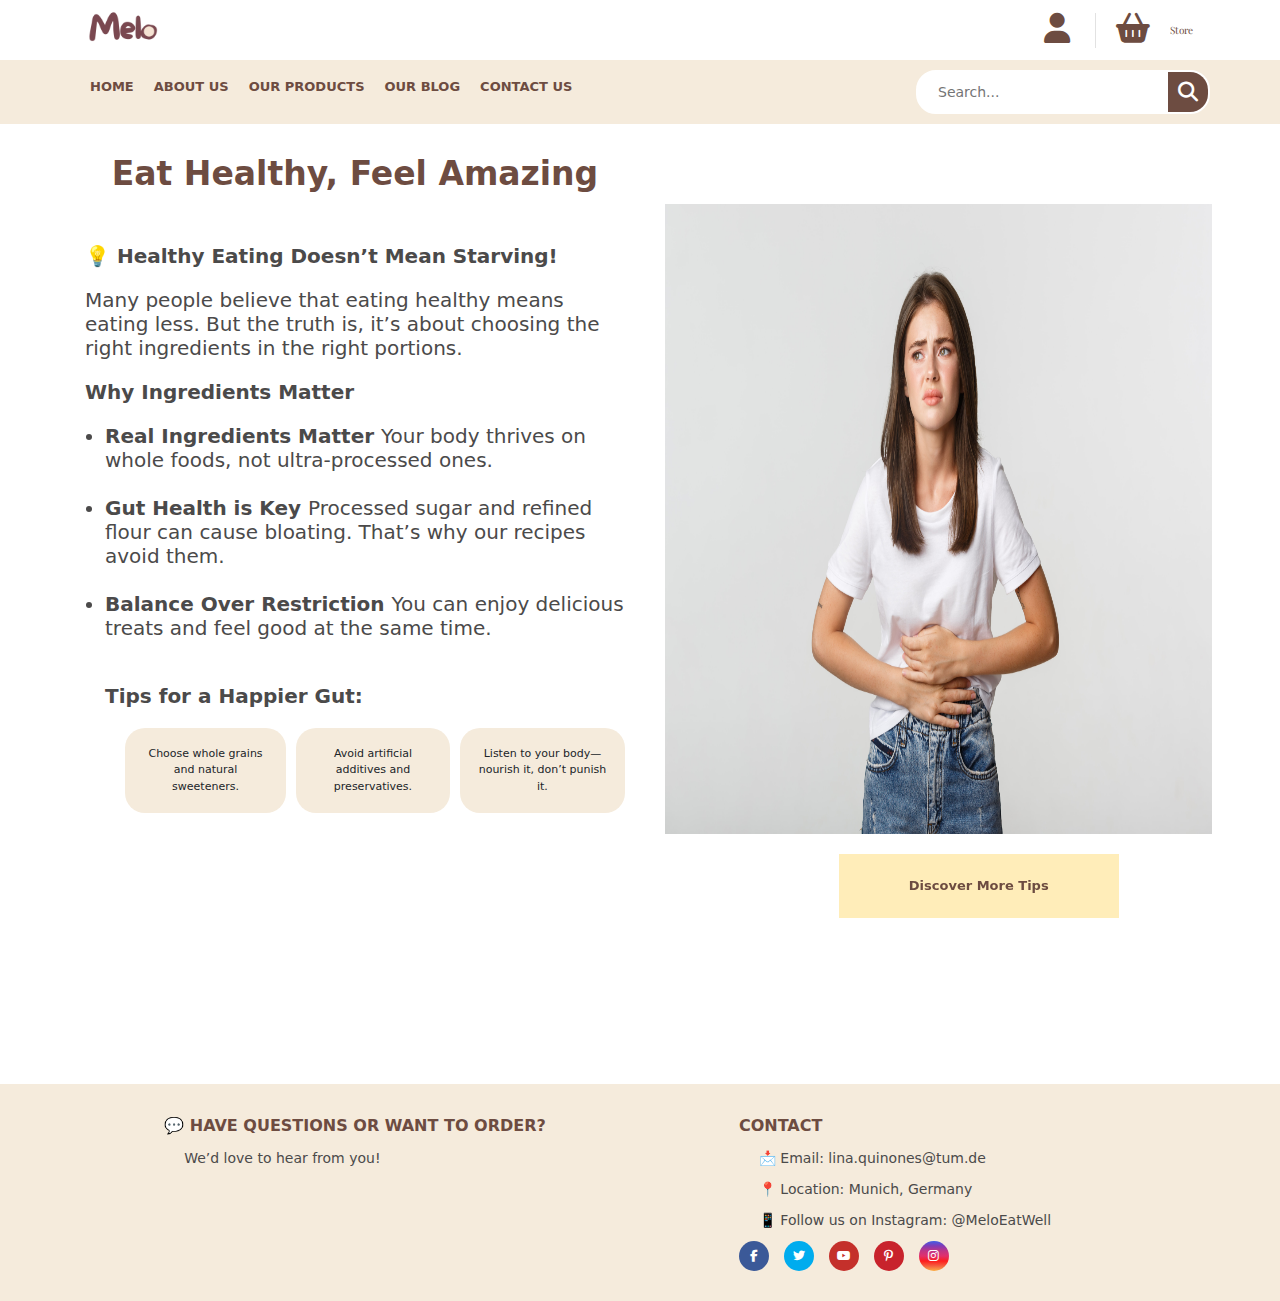
<file: page-blog.html>
<!DOCTYPE html>
<html lang="en">
  <head>
    <meta charset="UTF-8" />
    <meta name="viewport" content="width=device-width, initial-scale=1.0" />
    <link href="https://fonts.googleapis.com/css2?family=Playfair+Display:wght@400;700&display=swap" rel="stylesheet">
    <link rel="stylesheet"  href="https://cdnjs.cloudflare.com/ajax/libs/font-awesome/6.5.1/css/all.min.css"/>
    <link rel="stylesheet" href="https://cdn.jsdelivr.net/npm/swiper@11/swiper-bundle.min.css"/>
    <link href="https://cdn.jsdelivr.net/npm/bootstrap@5.3.3/dist/css/bootstrap.min.css" rel="stylesheet" integrity="sha384-QWTKZyjpPEjISv5WaRU9OFeRpok6YctnYmDr5pNlyT2bRjXh0JMhjY6hW+ALEwIH" crossorigin="anonymous">
    <link rel="stylesheet" href="css/style-blog.css" />

    <title>Melo Products</title>
  </head>
  <body>
    <header class="">
      <!-- Header  -->
      <div class="container-melo" >
        <div class="container melo" id="home">
          <div class="container-logo">
            <a href="index.html">
           <img src="img/Melo.png" alt="">
          </a>
          </div>
 
          <div class="container-user">
            <i class="fa-solid fa-user"></i>
            <i class="fa-solid fa-basket-shopping"></i>
            <div class="content-shopping-cart">
              <span class="text">Store</span>
            </div>
          </div>
        </div>
      </div>
      <!---------------------------------------------------------------------------------------------------->
      <!-- NavBar -->

      <div class="container-navbar">
        <nav class="navbar container">
          <i class="fa-solid fa-bars"></i>
          <ul class="menu">
            <li><a href="index.html">Home </a></li>
            <li><a href="index.html#about">About us </a></li>
            <li><a href="index.html#our-products">Our products</a></li>
            <li><a href="#">Our blog</a></li>
            <li><a href="#contact-us">Contact us</a></li>
         
          </ul>

          <form class="search-form">
            <input type="search" placeholder="Search..." />
            <button class="btn-search">
              <i class="fa-solid fa-magnifying-glass"></i>
            </button>
          </form>
        </nav>
      </div>
    </header>
    <!---------------------------------------------------------------------------------------------------->
    <!-- Main -->
       <main class="main-content">
      

     <section class="container our-products">
   
    <div class="container my-5 ">

    <div class="row align-items-center flex-column flex-md-row">
      <div class=" col-md-4 text-center ">
        <div class="about-us" id="about">
          <h1>Eat Healthy, Feel Amazing</h1>
          <h2><strong>💡 Healthy Eating Doesn’t Mean Starving!</strong></h2>
          <h2>Many people believe that eating healthy means eating less.
             But the truth is, it’s about choosing the right ingredients in the right portions.</h2>
            <div class="our-philosophy">
  
             <h2><strong>Why Ingredients Matter</strong> </h2>
             <ul class="list-one">
                   <h2><li><strong>Real Ingredients Matter </strong> Your body thrives on whole foods, not ultra-processed ones.</li><br>
                  <li><strong>Gut Health is Key </strong> Processed sugar and refined flour can cause bloating. That’s why our recipes avoid them.</li><br>
                  <li><strong>Balance Over Restriction </strong> You can enjoy delicious treats and feel good at the same time.</li><br>
                  <h2><strong> Tips for a Happier Gut:</strong></h2>
                    <ul class="list">
                      <li> Choose whole grains and natural sweeteners.</li>
                      <li> Avoid artificial additives and preservatives.</li>
                      <li> Listen to your body—nourish it, don’t punish it.</li>
                    </ul>
                </ul>

             

            </div>
        </div>
            
     </div>




     
        <div class="col-md-6 about-us">
            <div class="swiper-wrapper">

                <img src="img/woman-having-stomach-ache-bending-with-hands-belly-discomfort-from-menstrual-cramps.jpg" alt="">

                <a class="tips" href="#">
                  Discover More Tips  </a>
                
            </div>
        </div>

  
      


       
    </div>
         </section>
   </main>
    <!---------------------------------------------------------------------------------------------------->
<!-- Footer -->
    <footer class="footer" id="contact-us">
      <div class="container container-footer">
        <div class="menu-footer">
          <div class="contact-info">
            <p class="title-footer">💬 Have questions or want to order?</p>
            <ul>
              <li>We’d love to hear from you!</li> 
            </ul>
          </div>

          <div class="information">
            <p class="title-footer">Contact</p>
            <ul>
              <li><a href="#">📩 Email: lina.quinones@tum.de</a></li>
              <li><a href="#">📍 Location: Munich, Germany</a></li>
              <li><a href="#">📱 Follow us on Instagram: @MeloEatWell</a></li>
            </ul>

            <div class="social-icons">
              <span class="facebook">
                <i class="fa-brands fa-facebook-f"></i>
              </span>
              <span class="twitter">
                <i class="fa-brands fa-twitter"></i>
              </span>
              <span class="youtube">
                <i class="fa-brands fa-youtube"></i>
              </span>
              <span class="pinterest">
                <i class="fa-brands fa-pinterest-p"></i>
              </span>
              <span class="instagram">
                <i class="fa-brands fa-instagram"></i>
              </span>
            </div>
          </div>
        </div>
      </div>
    </footer>
    

    <script src="https://cdn.jsdelivr.net/npm/swiper@11/swiper-bundle.min.js"></script>
   <script src="javaScript/javaScript.js"></script>
    <script src="https://cdn.jsdelivr.net/npm/bootstrap@5.3.3/dist/js/bootstrap.bundle.min.js" integrity="sha384-YvpcrYf0tY3lHB60NNkmXc5s9fDVZLESaAA55NDzOxhy9GkcIdslK1eN7N6jIeHz" crossorigin="anonymous"></script>
    </script>

  </body>
</html>
</file>
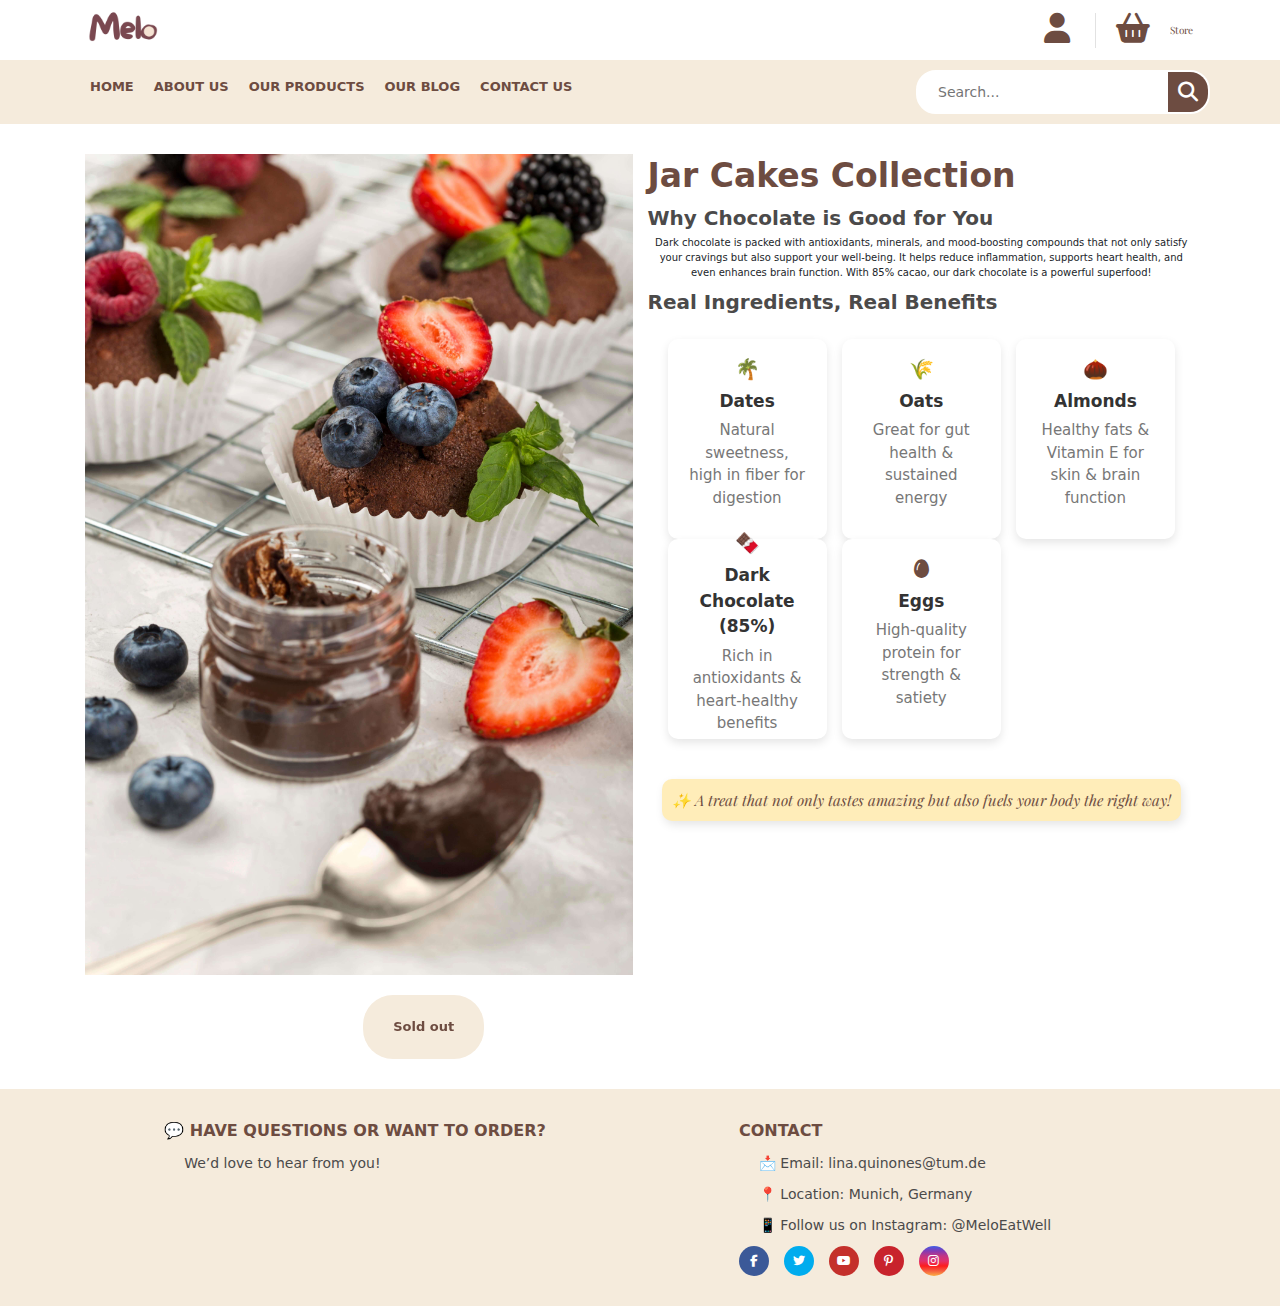
<file: page-chocolate.html>
<!DOCTYPE html>
<html lang="en">
  <head>
    <meta charset="UTF-8" />
    <meta name="viewport" content="width=device-width, initial-scale=1.0" />
    <link href="https://fonts.googleapis.com/css2?family=Playfair+Display:wght@400;700&display=swap" rel="stylesheet">
    <link rel="stylesheet"  href="https://cdnjs.cloudflare.com/ajax/libs/font-awesome/6.5.1/css/all.min.css"/>
    <link rel="stylesheet" href="https://cdn.jsdelivr.net/npm/swiper@11/swiper-bundle.min.css"/>
    <link href="https://cdn.jsdelivr.net/npm/bootstrap@5.3.3/dist/css/bootstrap.min.css" rel="stylesheet" integrity="sha384-QWTKZyjpPEjISv5WaRU9OFeRpok6YctnYmDr5pNlyT2bRjXh0JMhjY6hW+ALEwIH" crossorigin="anonymous">
    <link rel="stylesheet" href="css/style-chocolate.css" />

    <title>Melo Chocolate</title>
  </head>
  <body>
    <header class="">
      <!-- Encabezado  -->
      <div class="container-melo" >
        <div class="container melo" id="home">
          <div class="container-logo">
            <a href="index.html">
           <img src="img/Melo.png" alt="">
          </a>
          </div>
 
          <div class="container-user">
            <i class="fa-solid fa-user"></i>
            <i class="fa-solid fa-basket-shopping"></i>
            <div class="content-shopping-cart">
              <span class="text">Store</span>
            </div>
          </div>
        </div>
      </div>
      <!---------------------------------------------------------------------------------------------------->
      <!-- NavBar-->

      <div class="container-navbar">
        <nav class="navbar container">
          <i class="fa-solid fa-bars"></i>
          <ul class="menu">
            <li><a href="index.html">Home </a></li>
            <li><a href="index.html">About us </a></li>
            <li><a href="index.html">Our products</a></li>
            <li><a href="page-blog.html">Our blog</a></li>
            <li><a href="#contact-us">Contact us</a></li>
         
          </ul>

          <form class="search-form">
            <input type="search" placeholder="Search..." />
            <button class="btn-search">
              <i class="fa-solid fa-magnifying-glass"></i>
            </button>
          </form>
        </nav>
      </div>
    </header>
    <!---------------------------------------------------------------------------------------------------->
<!-- Main-->

<main class="main-content">
  <section class="container our-products">
    <div class="container my-5">
      <div class="row align-items-center">

        <div class="col-lg-6 col-md-6 col-12 text-center">
          <div class="swiper-wrapper">
            <img src="img/chcolate-bronnie.jpg" alt="" class="img-fluid">
            <a class="eat" href="#">Sold out</a>
          </div>
        </div>

        <div class="col-lg-6 col-md-6 col-12 text-center">
          <div class="about-us" id="about">
            <h1>Jar Cakes Collection</h1>
            <h2><strong>Why Chocolate is Good for You</strong></h2>
            <p>
              Dark chocolate is packed with antioxidants, minerals, and mood-boosting compounds that not only satisfy your cravings but also support your well-being.
              It helps reduce inflammation, supports heart health, and even enhances brain function. With 85% cacao, our dark chocolate is a powerful superfood!
            </p>

            <div class="our-philosophy">
              <h2><strong>Real Ingredients, Real Benefits</strong></h2>
              <div class="card-content">
                <div class="container container-features">
                  <div class="row">
                    
                    <div class="col-lg-4 col-md-6 col-12">
                      <div class="card-feature">
                        <i class="fa-solid">🌴</i>
                        <div class="feature-content">
                          <span>Dates</span>
                          <p>Natural sweetness, high in fiber for digestion</p>
                        </div>
                      </div>
                    </div>

                    <div class="col-lg-4 col-md-6 col-12">
                      <div class="card-feature">
                        <i class="fa-solid">🌾</i>
                        <div class="feature-content">
                          <span>Oats</span>
                          <p>Great for gut health & sustained energy</p>
                        </div>
                      </div>
                    </div>

                    <div class="col-lg-4 col-md-6 col-12">
                      <div class="card-feature">
                        <i class="fa-solid">🌰</i>
                        <div class="feature-content">
                          <span>Almonds</span>
                          <p>Healthy fats & Vitamin E for skin & brain function</p>
                        </div>
                      </div>
                    </div>

                    <div class="col-lg-4 col-md-6 col-12">
                      <div class="card-feature">
                        <i class="fa-solid">🍫</i>
                        <div class="feature-content">
                          <span>Dark Chocolate (85%)</span>
                          <p>Rich in antioxidants & heart-healthy benefits</p>
                        </div>
                      </div>
                    </div>

                    <div class="col-lg-4 col-md-6 col-12">
                      <div class="card-feature">
                        <i class="fa-solid">🥚</i>
                        <div class="feature-content">
                          <span>Eggs</span>
                          <p>High-quality protein for strength & satiety</p>
                        </div>
                      </div>
                    </div>

                  </div>
                </div>
              </div>
              <p class="sweet-message">✨ A treat that not only tastes amazing but also fuels your body the right way!</p>
            </div>
          </div>
        </div>

      </div>
    </div>
  </section>
</main>
    <!---------------------------------------------------------------------------------------------------->
<!-- Footer -->

    <footer class="footer" id="contact-us">
      <div class="container container-footer">
        <div class="menu-footer">
          <div class="contact-info">
            <p class="title-footer">💬 Have questions or want to order?</p>
            <ul>
              <li>We’d love to hear from you!</li> 
            </ul>
          </div>

          <div class="information">
            <p class="title-footer">Contact</p>
            <ul>
              <li><a href="#">📩 Email: lina.quinones@tum.de</a></li>
              <li><a href="#">📍 Location: Munich, Germany</a></li>
              <li><a href="#">📱 Follow us on Instagram: @MeloEatWell</a></li>
            </ul>

            <div class="social-icons">
              <span class="facebook">
                <i class="fa-brands fa-facebook-f"></i>
              </span>
              <span class="twitter">
                <i class="fa-brands fa-twitter"></i>
              </span>
              <span class="youtube">
                <i class="fa-brands fa-youtube"></i>
              </span>
              <span class="pinterest">
                <i class="fa-brands fa-pinterest-p"></i>
              </span>
              <span class="instagram">
                <i class="fa-brands fa-instagram"></i>
              </span>
            </div>
          </div>
        </div>
      </div>
    </footer>
    

    <script src="https://cdn.jsdelivr.net/npm/swiper@11/swiper-bundle.min.js"></script>
    <script src="javaScript/javaScript.js"> </script>
    <script src="https://cdn.jsdelivr.net/npm/bootstrap@5.3.3/dist/js/bootstrap.bundle.min.js" integrity="sha384-YvpcrYf0tY3lHB60NNkmXc5s9fDVZLESaAA55NDzOxhy9GkcIdslK1eN7N6jIeHz" crossorigin="anonymous"></script>
    </script>

  </body>
</html>
</file>
<file: css/style-blog.css>
/*____________DICTIONARY________________--- */
:root {
	--warm-almond-beige: #F5EBDC;
	--white-color: #ffffff;
	--text-color: #6D4C41;
	--text-paragraph: 'Playfair Display', serif;

}

html {
	font-size: 62.5%;
	font-family: 'Poppins', sans-serif;
	scroll-behavior: smooth;
}

* {
	margin: 0;
	padding: 0;
	box-sizing: border-box;
}


/*______________________________________________________________________/
/*________________HEADER_____________*/ 

.melo {
	display: flex;
	justify-content: space-between;
	align-items: center;
	height: 6rem;
}

.container-user {
	display: flex;
	gap: 1rem;
	cursor: pointer;
}

.container-user .fa-user {
	font-size: 3rem;
	color: var(--text-color);
	padding-right: 2.5rem;
	border-right: 1px solid #e2e2e2;
}

.container-user .fa-basket-shopping {
	font-size: 3rem;
	color: var(--text-color);
	padding-left: 1rem;
}

.content-shopping-cart {
	display: flex;
	flex-direction: column;
	font-family: 'Playfair Display', serif;
	color: var(--text-color);
}

span.text {
    padding: 1rem;
}

img, svg {
    vertical-align: middle;
    height: 9rem;
}

/*______________________________________________________________________/

/* _____________________NAVBAR ______________________ */
.container-navbar {
	background-color: var(--warm-almond-beige);
}

.navbar {
	display: flex;
	justify-content: space-between;
	align-items: center;
	padding: 1rem 0;
}

.navbar .fa-bars {
	display: none;
}

.menu {
	display: flex;
	gap: 2rem;
}

.menu li {
	list-style: none;
}

.menu a {
	text-decoration: none;
	font-size: 1.3rem;
	color: var(--text-color);
	font-weight: 600;
	text-transform: uppercase;
	position: relative;
}

.menu a::after {
	content: '';
	width: 1.5rem;
	height: 1px;
	background-color: #fff;
	position: absolute;
	bottom: -3px;
	left: 50%;
	transform: translate(-50%, 50%);
	opacity: 0;
	transition: all 0.3s ease;
}

.menu a:hover::after {
	opacity: 1;
}

.menu a:hover {
	color: #fff;
}

.search-form {
	position: relative;
	display: flex;
	align-items: center;
	border: 2px solid #fff;
	border-radius: 2rem;
	background-color: #fff;
	height: 4.4rem;
	overflow: hidden;
}

.search-form input {
	outline: none;
	font-family: inherit;
	border: none;
	width: 25rem;
	font-size: 1.4rem;
	padding: 0 2rem;
	color: #777;
	cursor: pointer;
}

.search-form input::-webkit-search-cancel-button {
	appearance: none;
}

.search-form .btn-search {
	border: none;
	background-color: var(--text-color);
	display: flex;
	align-items: center;
	justify-content: center;
	height: 100%;
	padding: 1rem;
}

.btn-search i {
	font-size: 2rem;
	color: #fff;
}
/*______________________________________________________________________/

/*---------------RESPONSIVE----------------*/ 

@media (max-width: 1200px){


h2 {
    text-align: left;
    color: #4b4a4a;
    font-size: 1.5rem;
}
strong {
 
    margin: 1rem !important;
}

}

@media (max-width: 990px){
.about-us img {
    width: 90%;
    height: 60%;
    margin-left: 11rem;
}
}


@media (max-width: 991px) {
	html {
		font-size: 55%;
	}

	.content-shopping-cart {
		display: none;
	}

	.navbar {
		padding: 1rem 2rem;
	}

	.navbar .fa-bars {
		cursor: pointer;
		display: block;
		color: #fff;
		font-size: 3rem;
	}

	.menu {
		display: none;
		flex-direction: column;
		position: absolute;
		top: 60px;
		left: 0;
		width: 100%;
		background-color: var(--warm-almond-beige);
		text-align: center;
		padding: 1rem 0;
		z-index:100; 
		
	}

	.menu.active{
		display:flex;
	}

	

	.content-banner {
		max-width: 50rem;
		margin: 0 auto;
		padding: 25rem 0;
	}

	.container-features {
		grid-template-columns: repeat(2, 1fr);
		padding: 3rem 2rem;
	}

	.card-feature {
		padding: 2rem;
	}


	.container-options {
		align-items: center;
	}

	.container-options span {
		text-align: center;
		padding: 1rem 2rem;
	}

	.container-products {
		grid-template-columns: repeat(auto-fit, minmax(28rem, 1fr));
	}

	.gallery {
		grid-template-rows: repeat(2, 15rem);
	}

	.container-blogs {
		overflow: hidden;
		grid-template-columns: 1fr 1fr;

		height: 52rem;
	}



	.copyright {
		flex-direction: column;
		justify-content: center;
		align-items: center;
		gap: 1.5rem;
	}
}


/* _____________CONTENT BLOG  ________________________ */
.list {
    list-style: none; 
    gap: 10px; 
	display: flex;
	font-size: 14px;
}

.list li {
    background-color: var(--warm-almond-beige);
    padding: 18px 15px; 
    border-radius: 20px;
    cursor: pointer;
	margin-bottom: 10px;
	font-size: 11px;
}
.list li:hover {
    background-color: #e2e2e2; 
}


h2 {
    text-align: left;
	color: #4b4a4a;
	margin-bottom: 2rem;
}

.col-md-4 {
	flex: 0 0 auto;
	width: 49.3333%;
}

h1 {
    margin-top: 0;
    margin-bottom: 5rem;
    font-weight: bold;
    color: var(--text-color);
    font-size: 3.3rem;
	text-align: center;
	
}

.about-us {
	height: 100vh;
	align-items: center;
	justify-content: center;
  }
  
  .about-us img {
    width: 100%;
    height: 70%;
    margin-left: 5rem;
	margin-top: 5rem;
}

  h3{
	margin-top: 2rem;
    margin-bottom: rem;
    font-weight: bold;
    color: var(--text-color);
    font-size: 22.2968px;
    text-align: left;
  }

  .swiper-wrapper {
	display: flex;
	flex-direction: column;
	align-items: center;
  }
  
  .tips {
	margin-top: 10px; 
	text-align: center;
  }

.tips {
    margin-top: 2rem;
	margin-left: 13rem;
    text-decoration: none;
    color: var(--text-color);
    background-color: #ffedb9;
    display: inline-block;
    padding: 2.2rem 7rem;
    font-weight: bold;
    font-size: 13px;
}
/*_________________FOOTTER*____________________*/

.menu-footer {
    display: grid;
    grid-template-columns: repeat(2, 1fr) 0rem;
    gap: 3rem;
    justify-items: center;
}
.footer {
	background-color: var(--warm-almond-beige);
}

.container-footer {
	display: flex;
	flex-direction: column;
	gap: 4rem;
	padding: 3rem;
}


.title-footer {
	font-weight: 600;
	font-size: 1.6rem;
	text-transform: uppercase;
	color: var(--text-color);
	
}

.contact-info ul,
.information ul,
.my-account ul {
	display: flex;
	flex-direction: column;
	gap: 1rem;
}

.contact-info ul li,
.information ul li,
.my-account ul li {
	list-style: none;
	color: #4b4a4a;
	font-size: 1.4rem;
	font-weight: 300;
}

.information ul li a,
.my-account ul li a {
	text-decoration: none;
	color: #4b4a4a;
	font-weight: 300;
}

.information ul li a:hover,
.my-account ul li a:hover {
	color: var(--text-color);
}

.social-icons {
	display: flex;
	gap: 1.5rem;
}

.social-icons span {
	border-radius: 50%;
	width: 3rem;
	height: 3rem;

	display: flex;
	align-items: center;
	justify-content: center;
}

.social-icons span i {
	color: #fff;
	font-size: 1.2rem;
}

.facebook {
	background-color: #3b5998;
}

.twitter {
	background-color: #00acee;
}

.youtube {
	background-color: #c4302b;
}

.pinterest {
	background-color: #c8232c;
}

.instagram {
	background: linear-gradient(
		#405de6,
		#833ab4,
		#c13584,
		#e1306c,
		#fd1d1d,
		#f56040,
		#fcaf45
	);
}
</file>
<file: css/style-chocolate.css>
/*____________DICIONARIO________________--- */
:root {
	--warm-almond-beige: #F5EBDC;
	--white-color: #ffffff;
	--text-color: #6D4C41;
}

html {
	font-size: 62.5%;
	font-family: 'Poppins', sans-serif;
	scroll-behavior: smooth;
}

* {
	margin: 0;
	padding: 0;
	box-sizing: border-box;
}
/*______________________________________________________________________/
/*________________HEADER_____________*/ 

.melo {
	display: flex;
	justify-content: space-between;
	align-items: center;
	height: 6rem;
}

.container-user {
	display: flex;
	gap: 1rem;
	cursor: pointer;
}

.container-user .fa-user {
	font-size: 3rem;
	color: var(--text-color);
	padding-right: 2.5rem;
	border-right: 1px solid #e2e2e2;
}

.container-user .fa-basket-shopping {
	font-size: 3rem;
	color: var(--text-color);
	padding-left: 1rem;
}

.content-shopping-cart {
	display: flex;
	flex-direction: column;
	font-family: 'Playfair Display', serif;
	color: var(--text-color);
}

span.text {
    padding: 1rem;
}

img, svg {
    vertical-align: middle;
    height: 9rem;
}

/*______________________________________________________________________/

/* _____________________NAVBAR ______________________ */
.container-navbar {
	background-color: var(--warm-almond-beige);
}

.navbar {
	display: flex;
	justify-content: space-between;
	align-items: center;
	padding: 1rem 0;
}

.navbar .fa-bars {
	display: none;
}

.menu {
	display: flex;
	gap: 2rem;
}

.menu li {
	list-style: none;
}

.menu a {
	text-decoration: none;
	font-size: 1.3rem;
	color: var(--text-color);
	font-weight: 600;
	text-transform: uppercase;
	position: relative;
}

.menu a::after {
	content: '';
	width: 1.5rem;
	height: 1px;
	background-color: #fff;
	position: absolute;
	bottom: -3px;
	left: 50%;
	transform: translate(-50%, 50%);
	opacity: 0;
	transition: all 0.3s ease;
}

.menu a:hover::after {
	opacity: 1;
}

.menu a:hover {
	color: #fff;
}

.search-form {
	position: relative;
	display: flex;
	align-items: center;
	border: 2px solid #fff;
	border-radius: 2rem;
	background-color: #fff;
	height: 4.4rem;
	overflow: hidden;
}

.search-form input {
	outline: none;
	font-family: inherit;
	border: none;
	width: 25rem;
	font-size: 1.4rem;
	padding: 0 2rem;
	color: #777;
	cursor: pointer;
}

.search-form input::-webkit-search-cancel-button {
	appearance: none;
}

.search-form .btn-search {
	border: none;
	background-color: var(--text-color);
	display: flex;
	align-items: center;
	justify-content: center;
	height: 100%;
	padding: 1rem;
}

.btn-search i {
	font-size: 2rem;
	color: #fff;
}
/*______________________________________________________________________/

/*---------------RESPONSIVE----------------*/ 

@media (max-width: 400px) {

	.img-fluid {
		max-width: 78%;
		height: auto;
	}
	.eat {
		margin-left: 0 !important;
		padding: 1.2rem 4rem !important;

	}
		
    .about-us {
        text-align: center;
        padding: 10px;
    }

    .container-features .row {
        flex-direction: column; 
    }

    .card-feature {
        display: flex;
        flex-direction: column;
        align-items: center;
        text-align: center;
        background: #fff;
        padding: 15px;
        border-radius: 10px;
        margin-bottom: 10px; 
    }



    .card-feature i {
        font-size: 2rem; 
    }

    h1 {
        font-size: 1.8rem;
    }

    h2 {
        font-size: 1.4rem;
        line-height: 1.5;
    }

    .sweet-message {
        font-size: 1.2rem;
        text-align: center;
    }

  
}


@media (max-width: 991px) {
	html {
		font-size: 55%;
	}
	
	.eat {
		margin-left: 0 !important;
		padding: 1.2rem 4rem !important;

	}
	
	.content-shopping-cart {
		display: none;
	}

	.navbar .fa-bars {
		cursor: pointer;
		display: block;
		color: #fff;
		font-size: 3rem;
	}

	.menu {
		display: none;
		flex-direction: column;
		position: absolute;
		top: 60px;
		left: 0;
		width: 100%;
		background-color: var(--warm-almond-beige);
		text-align: center;
		padding: 1rem 0;
		z-index:100; 
		
	}

	.menu.active{
		display:flex;
	}


	.content-banner {
		max-width: 50rem;
		margin: 0 auto;
	}

	.container-features {
		grid-template-columns: repeat(2, 1fr);
		padding: 3rem 2rem;
		padding: 11px !important;

	}

	.card-feature {
		padding: 2rem;
	}


	.container-options {
		align-items: center;
	}

	.container-options span {
		text-align: center;
		padding: 1rem 2rem;
	}

	.container-products {
		grid-template-columns: repeat(auto-fit, minmax(28rem, 1fr));
	}

	.gallery {
		grid-template-rows: repeat(2, 15rem);
	}

	.container-blogs {
		overflow: hidden;
		grid-template-columns: 1fr 1fr;

		height: 52rem;
	}



	.copyright {
		flex-direction: column;
		justify-content: center;
		align-items: center;
		gap: 1.5rem;
	}
}


@media (max-width: 768px) { 
    .card-feature {
        max-width: 100%; 
		height: 113px !important;
		margin-top: 1% !important;
		max-width: 250px !important;
    }
	.sweet-message {
		padding: 2px !important;
		margin-top: 5px !important;

	}

	
}


/* _____________PRODUCTS ________________________ */

h2 {
    text-align: left;
	color: #4b4a4a;
}

.col-md-4 {
	flex: 0 0 auto;
	width: 49.3333%;
}

h1 {
    margin-top: 0;
    margin-bottom: 1rem;
    font-weight: bold;
    color: var(--text-color);
    font-size: 3.3rem;
	text-align: left;
	
}


.our-philosophy h3{
	color: var(--text-color);
}


.our-philosophy ul{
	color: #212529;
}

.about-us {
	height: 100vh;
	align-items: center;
	justify-content: center;
  }
  
  .about-us img {
    width: 80%;
    height: 80%;
    margin-left: 11rem;
}

  h3{
	margin-top: 2rem;
    margin-bottom: rem;
    font-weight: bold;
    color: var(--text-color);
    font-size: 22.2968px;
    text-align: left;
  }


  strong {
    font-weight: bolder;
    margin: 13rem 16rem;


}

h2 strong{
	margin: 0rem;

}
.sweet-message {
	font-family: 'Playfair Display', serif;
	font-style: italic;
	font-size: 1.5rem;
	color: #6D4C41; 
	text-align: center;
	padding: 10px;
	margin-top: 20px;
	background-color: #ffedb9; 
	display: inline-block;
	border-radius: 10px;
	box-shadow: 2px 4px 10px rgba(0, 0, 0, 0.1);
  }
  

  .swiper-wrapper {
	display: flex;
	flex-direction: column;
	align-items: center;
  }
  
  .eat {
	margin-top: 10px; 
	text-align: center;
  }

.eat {
    margin-top: 2rem;
	margin-left: 13rem;
    text-decoration: none;
    color: var(--text-color);
    background-color: var(--warm-almond-beige);
    display: inline-block;
    padding: 2.2rem 3rem;
    border-radius: 3rem;
    font-weight: bold;
    font-size: 13px;
}
/*____________________________CARDS______________________________________*/
.container-features {
    display: flex;
    flex-wrap: wrap;
    justify-content: center;
    gap: 20px;
    padding: 20px;
}

.card-feature {
    display: flex;
    flex-direction: column;
    align-items: center;
    justify-content: center;
    text-align: center;
    width: 100%;
    max-width: 250px; 
    height: 200px; 
    padding: 20px;
    background: #fff;
    border-radius: 10px;
    box-shadow: 0px 4px 10px rgba(0, 0, 0, 0.1);
    transition: transform 0.3s ease-in-out, box-shadow 0.3s ease-in-out;
}

.card-feature:hover {
    transform: translateY(-5px);
    box-shadow: 0px 6px 15px rgba(0, 0, 0, 0.2);
}

.card-feature i {
    font-size: 2rem;
    color: #6D4C41;
    margin-bottom: 10px;
}

.feature-content span {
    font-size: 1.7rem;
    font-weight: bold;
    color: #333;
}

.feature-content p {
    font-size: 1.5rem;
    color: #777;
    margin-top: 5px;
}

/*_________________FOOTTER*____________________*/

.menu-footer {
    display: grid;
    grid-template-columns: repeat(2, 1fr) 0rem;
    gap: 3rem;
    justify-items: center;
}
.footer {
	background-color: var(--warm-almond-beige);
}

.container-footer {
	display: flex;
	flex-direction: column;
	gap: 4rem;
	padding: 3rem;
}


.title-footer {
	font-weight: 600;
	font-size: 1.6rem;
	text-transform: uppercase;
	color: var(--text-color);
	
}

.contact-info ul,
.information ul,
.my-account ul {
	display: flex;
	flex-direction: column;
	gap: 1rem;
}

.contact-info ul li,
.information ul li,
.my-account ul li {
	list-style: none;
	color: #4b4a4a;
	font-size: 1.4rem;
	font-weight: 300;
}

.information ul li a,
.my-account ul li a {
	text-decoration: none;
	color: #4b4a4a;
	font-weight: 300;
}

.information ul li a:hover,
.my-account ul li a:hover {
	color: var(--text-color);
}

.social-icons {
	display: flex;
	gap: 1.5rem;
}

.social-icons span {
	border-radius: 50%;
	width: 3rem;
	height: 3rem;

	display: flex;
	align-items: center;
	justify-content: center;
}

.social-icons span i {
	color: #fff;
	font-size: 1.2rem;
}

.facebook {
	background-color: #3b5998;
}

.twitter {
	background-color: #00acee;
}

.youtube {
	background-color: #c4302b;
}

.pinterest {
	background-color: #c8232c;
}

.instagram {
	background: linear-gradient(
		#405de6,
		#833ab4,
		#c13584,
		#e1306c,
		#fd1d1d,
		#f56040,
		#fcaf45
	);
}
</file>
